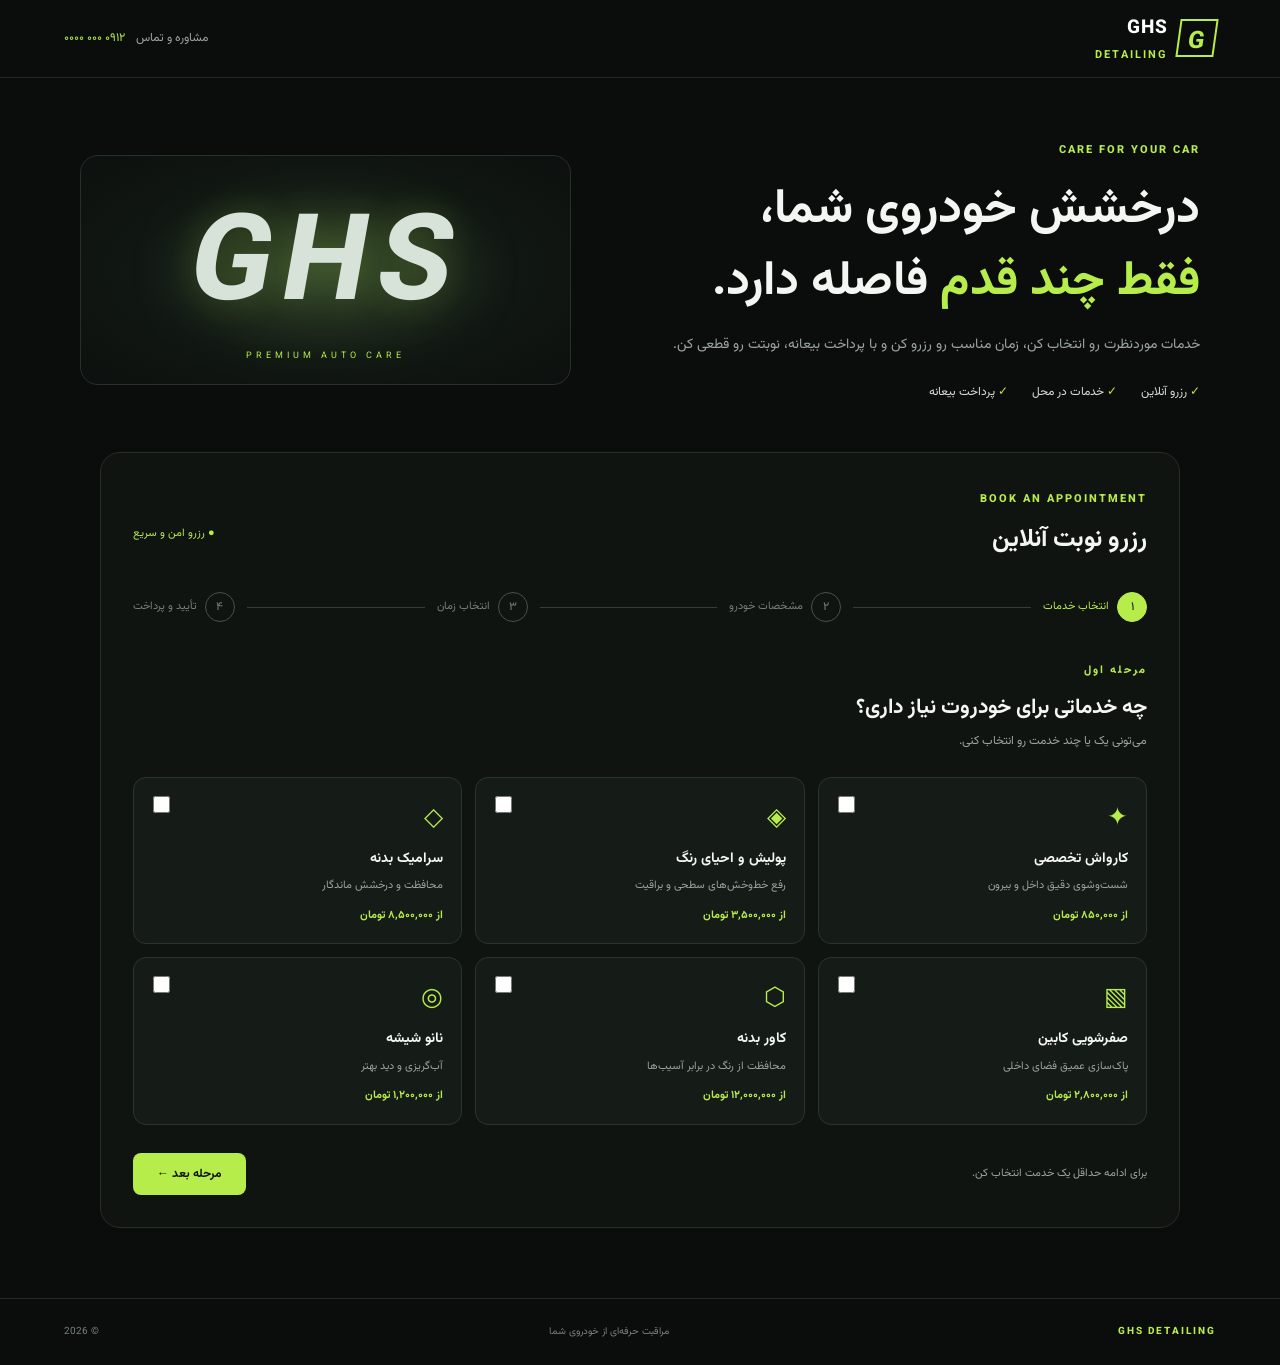
<file: detailing/index.html>
<!DOCTYPE html>
<html lang="fa" dir="rtl">
<head>
  <meta charset="UTF-8">
  <meta name="viewport" content="width=device-width, initial-scale=1.0">
  <meta name="description" content="رزرو آنلاین خدمات دیتیلینگ خودرو">
  <title>رزرو خدمات دیتیلینگ | GHS Detailing</title>
  <link rel="preconnect" href="https://fonts.googleapis.com">
  <link rel="preconnect" href="https://fonts.gstatic.com" crossorigin>
  <link href="https://fonts.googleapis.com/css2?family=Vazirmatn:wght@400;500;600;700;800&display=swap" rel="stylesheet">
  <link rel="stylesheet" href="./css/style.css">
</head>
<body>
  <header class="topbar">
    <a class="brand" href="#"><span class="brand-mark">G</span><span>GHS <b>DETAILING</b></span></a>
    <a class="call-link" href="tel:09120000000">مشاوره و تماس <span>۰۹۱۲ ۰۰۰ ۰۰۰۰</span></a>
  </header>

  <main>
    <section class="hero">
      <div class="hero-content">
        <span class="eyebrow">CARE FOR YOUR CAR</span>
        <h1>درخشش خودروی شما،<br><em>فقط چند قدم</em> فاصله دارد.</h1>
        <p>خدمات موردنظرت رو انتخاب کن، زمان مناسب رو رزرو کن و با پرداخت بیعانه، نوبتت رو قطعی کن.</p>
        <div class="hero-points"><span>✓ رزرو آنلاین</span><span>✓ خدمات در محل</span><span>✓ پرداخت بیعانه</span></div>
      </div>
      <div class="hero-art"><div class="glow"></div><div class="car-line">GHS</div><div class="art-caption">PREMIUM AUTO CARE</div></div>
    </section>

    <section class="booking-wrap">
      <div class="section-heading"><div><span class="eyebrow">BOOK AN APPOINTMENT</span><h2>رزرو نوبت آنلاین</h2></div><span class="secure">● رزرو امن و سریع</span></div>
      <div class="steps" id="steps">
        <div class="step active"><span>۱</span><small>انتخاب خدمات</small></div><i></i>
        <div class="step"><span>۲</span><small>مشخصات خودرو</small></div><i></i>
        <div class="step"><span>۳</span><small>انتخاب زمان</small></div><i></i>
        <div class="step"><span>۴</span><small>تأیید و پرداخت</small></div>
      </div>

      <form id="bookingForm">
        <section class="panel current" data-panel="0">
          <div class="panel-title"><div><span class="step-kicker">مرحله اول</span><h3>چه خدماتی برای خودروت نیاز داری؟</h3><p>می‌تونی یک یا چند خدمت رو انتخاب کنی.</p></div></div>
          <div class="service-grid">
            <label class="service-card"><input type="checkbox" name="service" value="کارواش تخصصی" data-price="850000"><span class="service-icon">✦</span><b>کارواش تخصصی</b><small>شست‌وشوی دقیق داخل و بیرون</small><strong>از ۸۵۰,۰۰۰ تومان</strong></label>
            <label class="service-card"><input type="checkbox" name="service" value="پولیش و احیای رنگ" data-price="3500000"><span class="service-icon">◈</span><b>پولیش و احیای رنگ</b><small>رفع خط‌وخش‌های سطحی و براقیت</small><strong>از ۳,۵۰۰,۰۰۰ تومان</strong></label>
            <label class="service-card"><input type="checkbox" name="service" value="سرامیک بدنه" data-price="8500000"><span class="service-icon">◇</span><b>سرامیک بدنه</b><small>محافظت و درخشش ماندگار</small><strong>از ۸,۵۰۰,۰۰۰ تومان</strong></label>
            <label class="service-card"><input type="checkbox" name="service" value="صفرشویی کابین" data-price="2800000"><span class="service-icon">▧</span><b>صفرشویی کابین</b><small>پاک‌سازی عمیق فضای داخلی</small><strong>از ۲,۸۰۰,۰۰۰ تومان</strong></label>
            <label class="service-card"><input type="checkbox" name="service" value="کاور بدنه" data-price="12000000"><span class="service-icon">⬡</span><b>کاور بدنه</b><small>محافظت از رنگ در برابر آسیب‌ها</small><strong>از ۱۲,۰۰۰,۰۰۰ تومان</strong></label>
            <label class="service-card"><input type="checkbox" name="service" value="نانو شیشه" data-price="1200000"><span class="service-icon">◎</span><b>نانو شیشه</b><small>آب‌گریزی و دید بهتر</small><strong>از ۱,۲۰۰,۰۰۰ تومان</strong></label>
          </div>
          <div class="panel-actions"><span class="hint">برای ادامه حداقل یک خدمت انتخاب کن.</span><button type="button" class="btn primary" data-next>مرحله بعد <b>←</b></button></div>
        </section>

        <section class="panel" data-panel="1">
          <div class="panel-title"><div><span class="step-kicker">مرحله دوم</span><h3>مشخصات خودروی شما</h3><p>برای برآورد دقیق‌تر هزینه، اطلاعات خودرو رو وارد کن.</p></div></div>
          <div class="form-grid">
            <label>برند خودرو<select id="brand" required><option value="">انتخاب برند</option><option>ایران‌خودرو</option><option>سایپا</option><option>تویوتا</option><option>هیوندای</option><option>کیا</option><option>بنز</option><option>BMW</option><option>پورشه</option><option>رنو</option><option>میتسوبیشی</option><option>سایر</option></select></label>
            <label>مدل خودرو<input id="model" required placeholder="مثلاً: ۲۰۷، کمری، سانتافه"></label>
            <label>رنگ خودرو<select id="color" required><option value="">انتخاب رنگ</option><option>سفید</option><option>مشکی</option><option>نقره‌ای</option><option>خاکستری</option><option>قرمز</option><option>آبی</option><option>سفید صدفی</option><option>سایر</option></select></label>
            <label>نام و نام خانوادگی<input id="customer" required placeholder="نام شما"></label>
            <label class="full">شماره موبایل<input id="phone" type="tel" inputmode="tel" pattern="09[0-9]{9}" required placeholder="مثلاً 09123456789"></label>
          </div>
          <div class="panel-actions"><button type="button" class="btn ghost" data-prev>مرحله قبل</button><button type="button" class="btn primary" data-next>انتخاب زمان ←</button></div>
        </section>

        <section class="panel" data-panel="2">
          <div class="panel-title"><div><span class="step-kicker">مرحله سوم</span><h3>روز مناسب رو انتخاب کن</h3><p>روزهای تکمیل ظرفیت با رنگ تیره مشخص شدن و قابل انتخاب نیستن.</p></div></div>
          <div class="calendar-layout">
            <div class="calendar">
              <div class="calendar-head"><button type="button" id="prevMonth" aria-label="ماه قبل">›</button><strong id="monthTitle"></strong><button type="button" id="nextMonth" aria-label="ماه بعد">‹</button></div>
              <div class="weekdays"><span>ش</span><span>ی</span><span>د</span><span>س</span><span>چ</span><span>پ</span><span>ج</span></div>
              <div class="days" id="calendarDays"></div>
              <div class="legend"><span><i class="available"></i> قابل رزرو</span><span><i class="full"></i> تکمیل ظرفیت</span><span><i class="chosen"></i> انتخاب شما</span></div>
            </div>
            <aside class="date-note"><span class="note-icon">▦</span><h4>ظرفیت محدود روزانه</h4><p>برای حفظ کیفیت خدمات، تعداد نوبت‌های هر روز محدوده. تاریخ‌هایی که ظرفیتشون تکمیل شده قابل انتخاب نیستن.</p><div class="selected-date" id="selectedDate">هنوز تاریخی انتخاب نشده</div></aside>
          </div>
          <div class="panel-actions"><button type="button" class="btn ghost" data-prev>مرحله قبل</button><button type="button" class="btn primary" data-next>مشاهده خلاصه ←</button></div>
        </section>

        <section class="panel" data-panel="3">
          <div class="panel-title"><div><span class="step-kicker">مرحله چهارم</span><h3>بررسی و پرداخت بیعانه</h3><p>اطلاعات رزرو رو بررسی کن و برای ثبت درخواست ادامه بده.</p></div></div>
          <div class="summary-layout">
            <div class="summary-card"><h4>خلاصه سفارش</h4><div class="summary-row"><span>خدمات</span><b id="sumServices">—</b></div><div class="summary-row"><span>خودرو</span><b id="sumCar">—</b></div><div class="summary-row"><span>رنگ</span><b id="sumColor">—</b></div><div class="summary-row"><span>تاریخ رزرو</span><b id="sumDate">—</b></div><div class="summary-row"><span>نام مشتری</span><b id="sumCustomer">—</b></div><div class="summary-row"><span>موبایل</span><b id="sumPhone">—</b></div></div>
            <div class="payment-card"><span class="step-kicker">جزئیات پرداخت</span><h4>بیعانه جهت قطعی شدن نوبت</h4><div class="price-line"><span>مبلغ تخمینی خدمات</span><b id="totalPrice">۰ تومان</b></div><div class="price-line deposit"><span>بیعانه (۲۰٪)</span><b id="depositPrice">۰ تومان</b></div><p>مبلغ نهایی خدمات پس از بررسی خودرو توسط کارشناس تأیید می‌شه. بیعانه نمونه در این دمو محاسبه شده.</p><button type="submit" class="btn primary pay-btn">پرداخت بیعانه و ثبت رزرو <b>←</b></button><small class="demo-note">نسخه نمایشی؛ درگاه پرداخت واقعی هنوز متصل نیست.</small></div>
          </div>
          <div class="panel-actions"><button type="button" class="btn ghost" data-prev>ویرایش اطلاعات</button></div>
        </section>
      </form>
      <div class="success" id="successBox" hidden><div class="success-icon">✓</div><h3>درخواست رزرو ثبت شد!</h3><p>این فقط یک شبیه‌سازی نمایشی است؛ هیچ پرداخت واقعی انجام نشده است.</p><button class="btn primary" onclick="location.reload()">رزرو جدید</button></div>
    </section>
  </main>
  <footer><span>GHS DETAILING</span><span>مراقبت حرفه‌ای از خودروی شما</span><span>© 2026</span></footer>
  <script src="./js/script.js"></script>
</body>
</html>
</file>
<file: detailing/css/style.css>
*{box-sizing:border-box} :root{--bg:#0b0d0c;--panel:#141816;--panel2:#1b211e;--line:#2b342f;--text:#f4f6f4;--muted:#9aa59e;--green:#b7ed4b;--orange:#ff8b3d}body{margin:0;background:var(--bg);color:var(--text);font-family:"Vazirmatn",Tahoma,sans-serif;line-height:1.8}.topbar{height:78px;display:flex;align-items:center;justify-content:space-between;padding:0 max(calc((100% - 1160px)/2),5%);border-bottom:1px solid #202622}.brand{display:flex;align-items:center;gap:10px;color:white;text-decoration:none;font-size:19px;font-weight:800;letter-spacing:1px}.brand b{color:var(--green);font-size:11px;display:block;letter-spacing:2px}.brand-mark{width:38px;height:38px;border:2px solid var(--green);color:var(--green);display:grid;place-items:center;font-size:24px;transform:skew(-8deg)}.call-link{color:var(--muted);text-decoration:none;font-size:12px}.call-link span{color:var(--green);margin-right:8px}.hero{max-width:1160px;margin:auto;min-height:360px;padding:58px 20px 48px;display:grid;grid-template-columns:1.1fr .9fr;align-items:center;gap:30px}.eyebrow,.step-kicker{color:var(--green);font-size:11px;font-weight:800;letter-spacing:2px}.hero h1{font-size:clamp(30px,4vw,48px);line-height:1.5;margin:10px 0 12px}.hero h1 em{font-style:normal;color:var(--green)}.hero p{color:var(--muted);max-width:540px;font-size:14px}.hero-points{display:flex;gap:24px;flex-wrap:wrap;margin-top:24px;color:#d6ded8;font-size:12px}.hero-points span:first-letter{color:var(--green)}.hero-art{height:230px;border:1px solid #26312a;border-radius:18px;background:radial-gradient(ellipse at center,#263329 0%,#111713 55%,#0c100e 100%);position:relative;display:grid;place-items:center;overflow:hidden}.glow{position:absolute;width:260px;height:90px;border-radius:50%;background:#a7eb3c20;filter:blur(40px)}.car-line{font-size:clamp(60px,10vw,120px);font-weight:800;letter-spacing:10px;color:#d7e3d9;text-shadow:0 0 35px #b7ed4b30;transform:skew(-10deg)}.art-caption{position:absolute;bottom:20px;letter-spacing:4px;color:var(--green);font-size:9px}.booking-wrap{max-width:1080px;margin:0 auto 70px;padding:32px;background:#101411;border:1px solid #252e29;border-radius:20px}.section-heading{display:flex;justify-content:space-between;align-items:center}.section-heading h2{font-size:25px;margin:4px 0 20px}.secure{font-size:11px;color:var(--green)}.steps{display:flex;align-items:center;gap:12px;margin:10px 0 34px}.steps i{height:1px;background:#343d37;flex:1}.step{display:flex;align-items:center;gap:8px;color:#758078;white-space:nowrap}.step span{width:30px;height:30px;border:1px solid #465149;border-radius:50%;display:grid;place-items:center;font-size:12px}.step small{font-size:11px}.step.active{color:var(--green)}.step.active span,.step.done span{background:var(--green);border-color:var(--green);color:#111}.panel{display:none}.panel.current{display:block}.panel-title{margin-bottom:24px}.panel-title h3{font-size:21px;margin:4px 0}.panel-title p{color:var(--muted);font-size:12px;margin:0}.service-grid{display:grid;grid-template-columns:repeat(3,1fr);gap:13px}.service-card{position:relative;display:flex;flex-direction:column;min-height:165px;padding:18px;border:1px solid var(--line);border-radius:13px;background:#151b17;cursor:pointer;transition:.2s}.service-card:hover{border-color:#7b9d43;transform:translateY(-2px)}.service-card:has(input:checked){border-color:var(--green);background:#1b2518;box-shadow:inset 0 0 0 1px #b7ed4b35}.service-card input{position:absolute;top:15px;left:15px;accent-color:var(--green);width:17px;height:17px}.service-icon{font-size:25px;color:var(--green);margin-bottom:6px}.service-card b{font-size:14px}.service-card small{color:var(--muted);font-size:11px;margin:4px 0 10px}.service-card strong{font-size:11px;color:var(--green);margin-top:auto}.panel-actions{display:flex;justify-content:space-between;align-items:center;margin-top:28px;gap:12px}.hint,.demo-note{font-size:11px;color:var(--muted)}.btn{border:0;border-radius:8px;padding:12px 24px;font:700 12px "Vazirmatn";cursor:pointer;transition:.2s}.primary{background:var(--green);color:#10150d}.primary:hover{background:#cafa70;transform:translateY(-1px)}.ghost{background:transparent;color:#d5ded7;border:1px solid #465149}.form-grid{display:grid;grid-template-columns:1fr 1fr;gap:18px}.form-grid label{font-size:12px;color:#cbd4ce;display:flex;flex-direction:column;gap:7px}.form-grid .full{grid-column:1/-1}.form-grid input,.form-grid select{width:100%;height:48px;border-radius:8px;border:1px solid var(--line);background:#171e19;color:white;padding:0 13px;font:12px "Vazirmatn";outline:none}.form-grid input:focus,.form-grid select:focus{border-color:var(--green)}.form-grid select option{background:#171e19}.calendar-layout{display:grid;grid-template-columns:1.3fr .7fr;gap:22px}.calendar,.date-note,.summary-card,.payment-card{background:#151b17;border:1px solid var(--line);border-radius:13px;padding:20px}.calendar-head{display:flex;align-items:center;justify-content:space-between;margin-bottom:20px}.calendar-head button{background:#242d27;color:var(--green);border:0;width:34px;height:34px;border-radius:8px;font-size:20px;cursor:pointer}.calendar-head strong{font-size:14px}.weekdays,.days{display:grid;grid-template-columns:repeat(7,1fr);gap:7px;text-align:center}.weekdays{color:var(--muted);font-size:11px;margin-bottom:10px}.days button,.days span{height:39px;border:1px solid transparent;border-radius:8px;background:transparent;color:#e3e9e4;font:12px "Vazirmatn"}.days button{cursor:pointer}.days button:not(:disabled):hover{border-color:var(--green)}.days button:disabled{background:#252a27;color:#626a64;cursor:not-allowed;text-decoration:line-through}.days button.selected{background:var(--green);color:#111;font-weight:800}.days button.today{border-color:#77963f}.legend{display:flex;gap:18px;flex-wrap:wrap;margin-top:18px;color:var(--muted);font-size:10px}.legend span{display:flex;align-items:center;gap:6px}.legend i{width:9px;height:9px;border-radius:3px;background:#344b2b}.legend i.full{background:#454b47}.legend i.chosen{background:var(--green)}.date-note{display:flex;flex-direction:column;align-items:flex-start;justify-content:center}.note-icon{font-size:28px;color:var(--green)}.date-note h4{margin:10px 0 3px}.date-note p{font-size:11px;color:var(--muted);margin:0 0 18px}.selected-date{font-size:12px;color:var(--green);padding:10px;background:#202a20;border-radius:8px;width:100%}.summary-layout{display:grid;grid-template-columns:1fr 1fr;gap:16px}.summary-card h4,.payment-card h4{margin:0 0 16px}.summary-row,.price-line{display:flex;justify-content:space-between;gap:12px;padding:9px 0;border-bottom:1px solid #29322c;font-size:11px}.summary-row span,.price-line span{color:var(--muted)}.summary-row b{text-align:left;max-width:65%}.price-line b{font-size:12px}.price-line.deposit{color:var(--green);font-weight:700;border-bottom:0}.payment-card p{font-size:10px;color:var(--muted)}.pay-btn{width:100%;margin-top:12px}.demo-note{display:block;text-align:center;margin-top:9px}.success{text-align:center;padding:45px 10px}.success-icon{width:60px;height:60px;border-radius:50%;display:grid;place-items:center;background:var(--green);color:#111;font-size:30px;margin:0 auto 15px}.success p{color:var(--muted);font-size:13px}footer{border-top:1px solid #222a25;padding:24px 5%;display:flex;justify-content:space-between;color:#77827a;font-size:10px}footer span:first-child{color:var(--green);font-weight:800;letter-spacing:2px}@media(max-width:760px){.hero{grid-template-columns:1fr;padding-top:38px}.hero-art{height:160px}.booking-wrap{margin:0 12px 40px;padding:20px 14px}.service-grid{grid-template-columns:repeat(2,1fr)}.calendar-layout,.summary-layout{grid-template-columns:1fr}.date-note{min-height:150px}.steps{gap:5px}.step{gap:5px}.step small{font-size:9px}.steps i{min-width:8px}.step span{width:25px;height:25px}.section-heading h2{font-size:21px}.secure{display:none}}@media(max-width:430px){.service-grid{grid-template-columns:1fr 1fr;gap:8px}.service-card{padding:12px;min-height:155px}.service-card b{font-size:12px}.form-grid{grid-template-columns:1fr}.form-grid .full{grid-column:auto}.steps{justify-content:space-between}.step{flex-direction:column}.steps i{display:none}.panel-actions .btn{padding:11px 15px}footer{gap:8px;flex-wrap:wrap}.call-link{font-size:10px}}
</file>
